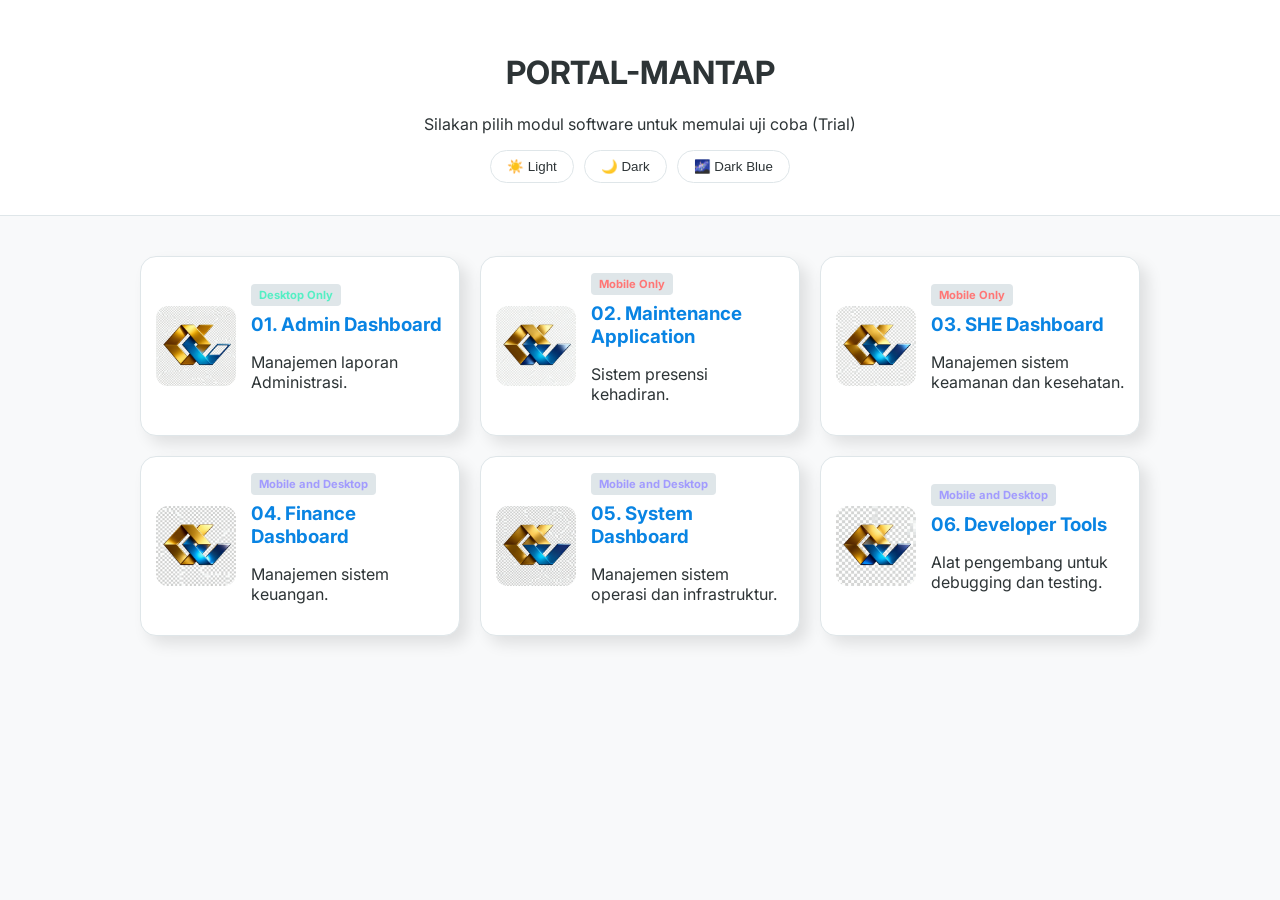
<file: index.html>
<!DOCTYPE html>
<html lang="id">
<head>
    <meta charset="UTF-8">
    <meta name="viewport" content="width=device-width, initial-scale=1.0">
    <title>PORTAL-MANTAP | Hub Modul</title>
    <link rel="manifest" href="manifest.json">
    <link rel="stylesheet" href="style.css">
    
    <link href="https://fonts.googleapis.com/css2?family=Inter:wght@400;600;700&display=swap" rel="stylesheet">
</head>
<body data-theme="light">

    <header>
        <h1>PORTAL-MANTAP</h1>
        <p>Silakan pilih modul software untuk memulai uji coba (Trial)</p>
        
        <div class="theme-switcher">
            <button class="theme-btn" onclick="setTheme('light')">☀️ Light</button>
            <button class="theme-btn" onclick="setTheme('dark')">🌙 Dark</button>
            <button class="theme-btn" onclick="setTheme('dark-blue')">🌌 Dark Blue</button>
        </div>
    </header>

<main class="grid-container">
    
        <div class="card" onclick="navigasi('admin', 'desktop', 'mantap-1/index.html')">
            <img src="assets/thumbnails/thumbksc1.jpeg" class="thumb-img" alt="thumb">
            <div class="card-content">
                <span class="tag status-desktop">Desktop Only</span>
                <h3>01. Admin Dashboard</h3>
                <p>Manajemen laporan Administrasi.</p>
            </div>
        </div>
        <div class="card" onclick="navigasi('maintenance', 'mobile', 'mantap-2/index.html')">
            <img src="assets/thumbnails/thumbksc2.jpeg" class="thumb-img" alt="thumb">
            <div class="card-content">
                <span class="tag status-mobile">Mobile Only</span>
                <h3>02. Maintenance Application</h3>
                <p>Sistem presensi kehadiran.</p>
            </div>
        </div>
         <div class="card" onclick="navigasi('she', 'mobile', 'mantap-3/index.html')">
            <img src="assets/thumbnails/thumbksc3.jpeg" class="thumb-img" alt="thumb">
            <div class="card-content">
                <span class="tag status-mobile">Mobile Only</span>
                <h3>03. SHE Dashboard</h3>
                <p>Manajemen sistem keamanan dan kesehatan.</p>
            </div>
        </div>

         <div class="card" onclick="navigasi('finance', 'any', 'mantap-4/index.html')">
            <img src="assets/thumbnails/thumbksc4.jpeg" class="thumb-img" alt="thumb">
            <div class="card-content">
                <span class="tag status-hybrid">Mobile and Desktop</span>
                <h3>04. Finance Dashboard</h3>
                <p>Manajemen sistem keuangan.</p>
            </div>
        </div>

          <div class="card" onclick="navigasi('system', 'any', 'mantap-5/index.html')">
            <img src="assets/thumbnails/thumbksc5.jpeg" class="thumb-img" alt="thumb">
            <div class="card-content">
                <span class="tag status-hybrid">Mobile and Desktop</span>
                <h3>05. System Dashboard</h3>
                <p>Manajemen sistem operasi dan infrastruktur.</p>
            </div>
        </div>

        <div class="card" onclick="navigasi('develop', 'any', 'mantap-6/index.html')">
            <img src="assets/thumbnails/thumbksc6.jpeg" class="thumb-img" alt="thumb">
            <div class="card-content">
                <span class="tag status-hybrid">Mobile and Desktop</span>
                <h3>06. Developer Tools</h3>
                <p>Alat pengembang untuk debugging dan testing.</p>
            </div>
        </div>
    </main>

    <script src="script.js"></script>
</body>
</html>
</file>
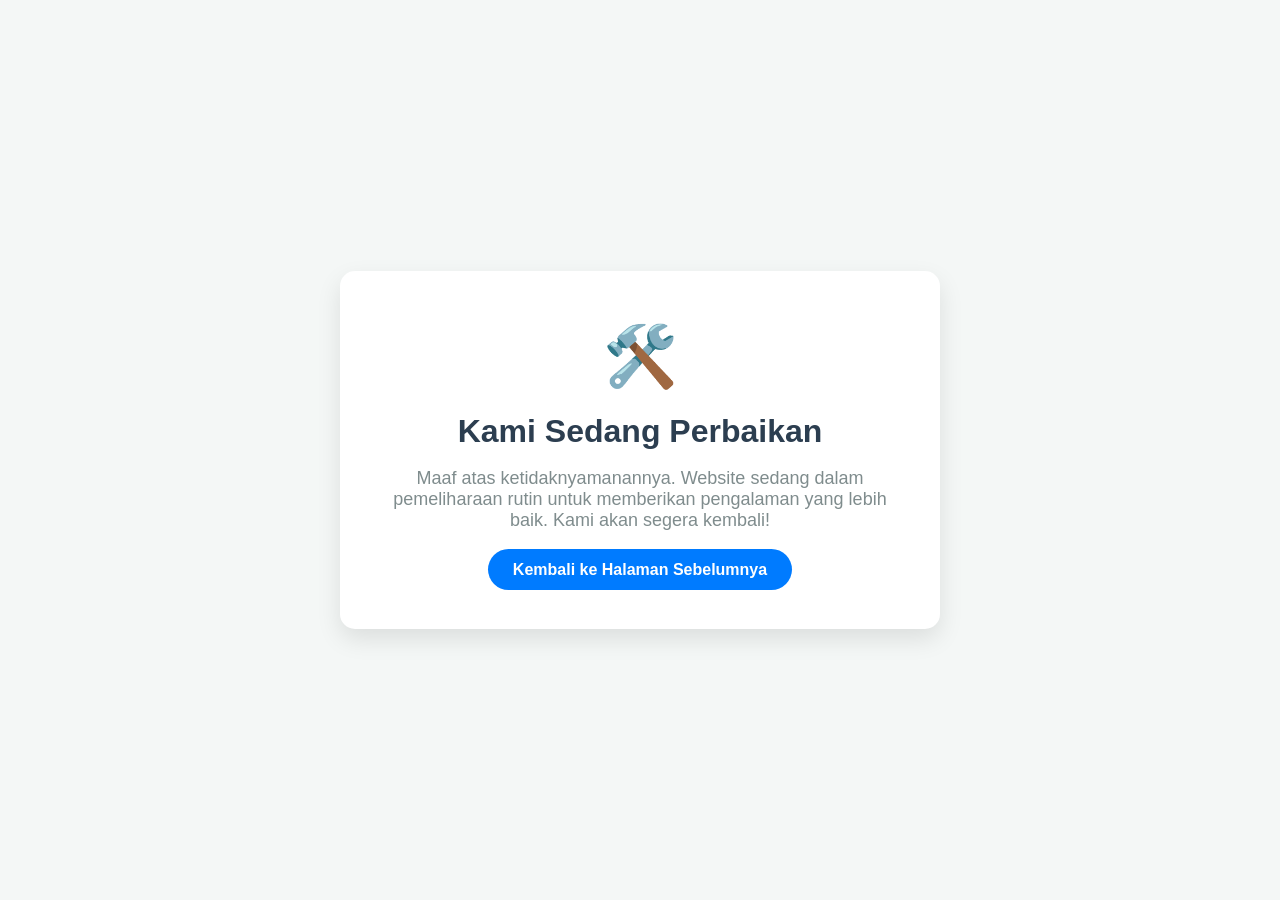
<file: Maintenance.html>
<!DOCTYPE html>
<html lang="id">
<head>
    <meta charset="UTF-8">
    <meta name="viewport" content="width=device-width, initial-scale=1.0">
    <title>Website Sedang Maintenance</title>
    <style>
        body {
            font-family: 'Segoe UI', Tahoma, Geneva, Verdana, sans-serif;
            background-color: #f4f7f6;
            color: #333;
            display: flex;
            justify-content: center;
            align-items: center;
            height: 100vh;
            margin: 0;
            text-align: center;
        }
        .container {
            background: white;
            padding: 50px;
            border-radius: 15px;
            box-shadow: 0 10px 25px rgba(0,0,0,0.1);
            max-width: 500px;
            width: 90%;
        }
        .icon {
            font-size: 60px;
            color: #007bff;
            margin-bottom: 20px;
        }
        h1 {
            font-size: 32px;
            margin-bottom: 10px;
            color: #2c3e50;
        }
        p {
            font-size: 18px;
            color: #7f8c8d;
            margin-bottom: 30px;
        }
        .back-button {
            text-decoration: none;
            background-color: #007bff;
            color: white;
            padding: 12px 25px;
            border-radius: 25px;
            font-weight: bold;
            transition: background-color 0.3s ease;
        }
        .back-button:hover {
            background-color: #0056b3;
        }
    </style>
</head>
<body>
    <div class="container">
        <!-- Ikon Sederhana (bisa diganti gambar/SVG) -->
        <div class="icon">🛠️</div>
        <h1>Kami Sedang Perbaikan</h1>
        <p>Maaf atas ketidaknyamanannya. Website sedang dalam pemeliharaan rutin untuk memberikan pengalaman yang lebih baik. Kami akan segera kembali!</p>
        
        <!-- Tombol Back/Kembali -->
        <a href="javascript:history.back()" class="back-button">Kembali ke Halaman Sebelumnya</a>
    </div>
</body>
</html>
</file>
<file: style.css>
:root {
    --bg-color: #f8f9fa;
    --card-bg: #ffffff;
    --text-main: #2d3436;
    --accent: #0984e3;
    --border-color: #dfe6e9;
}

[data-theme="dark"] {
    --bg-color: #121212;
    --card-bg: #1e1e1e;
    --text-main: #e0e0e0;
    --accent: #74b9ff;
    --border-color: #333333;
}

[data-theme="dark-blue"] {
    --bg-color: #0a192f;
    --card-bg: #112240;
    --text-main: #ccd6f6;
    --accent: #64ffda;
    --border-color: #233554;
}

body {
    margin: 0;
    font-family: 'Inter', sans-serif;
    background-color: var(--bg-color);
    color: var(--text-main);
    display: flex;
    flex-direction: column;
    align-items: center;
    min-height: 100vh;
    transition: background 0.3s ease;
}

header {
    width: 100%;
    padding: 2rem;
    text-align: center;
    background: var(--card-bg);
    border-bottom: 1px solid var(--border-color);
}

.theme-switcher {
    margin-top: 15px;
    display: flex;
    justify-content: center;
    gap: 10px;
}

.theme-btn {
    padding: 8px 16px;
    border-radius: 20px;
    border: 1px solid var(--border-color);
    cursor: pointer;
    background: var(--card-bg);
    color: var(--text-main);
}

.grid-container {
    display: grid;
    grid-template-columns: repeat(auto-fit, minmax(280px, 1fr));
    gap: 20px;
    width: 90%;
    max-width: 1000px;
    padding: 40px 0;
}

.card {
    background: var(--card-bg);
    border: 1px solid var(--border-color);
    padding: 25px;
    border-radius: 16px;
    cursor: pointer;
    transition: transform 0.2s ease, box-shadow 0.2s ease;
}

.card:hover {
    transform: translateY(-5px);
    border-color: var(--accent);
    box-shadow: 0 10px 20px rgba(0,0,0,0.15);
}

.card h3 { margin: 10px 0; color: var(--accent); }

.tag {
    font-size: 0.7rem;
    padding: 4px 8px;
    border-radius: 4px;
    font-weight: bold;
    background: var(--border-color);
}

.status-mobile { color: #ff7675; }

/* Tambahan untuk Shading & Layout */
.card {
    display: flex;
    align-items: center;
    gap: 15px;
    background: var(--card-bg); /* Sedikit lebih terang dari body */
    border: 1px solid var(--border-color);
    padding: 15px;
    border-radius: 16px;
    cursor: pointer;
    box-shadow: 8px 8px 15px rgba(0,0,0,0.1), -4px -4px 10px rgba(255,255,255,0.05); /* Efek Shading Neumorphism */
}

.thumb-img {
    width: 80px;
    height: 80px;
    border-radius: 12px;
    object-fit: cover;
    background: #eee; /* Placeholder jika gambar belum ada */
}

.card-content {
    text-align: left;
    flex: 1;
}
.status-desktop { color: #55efc4; }
.status-hybrid { color: #a29bfe; }
</file>
